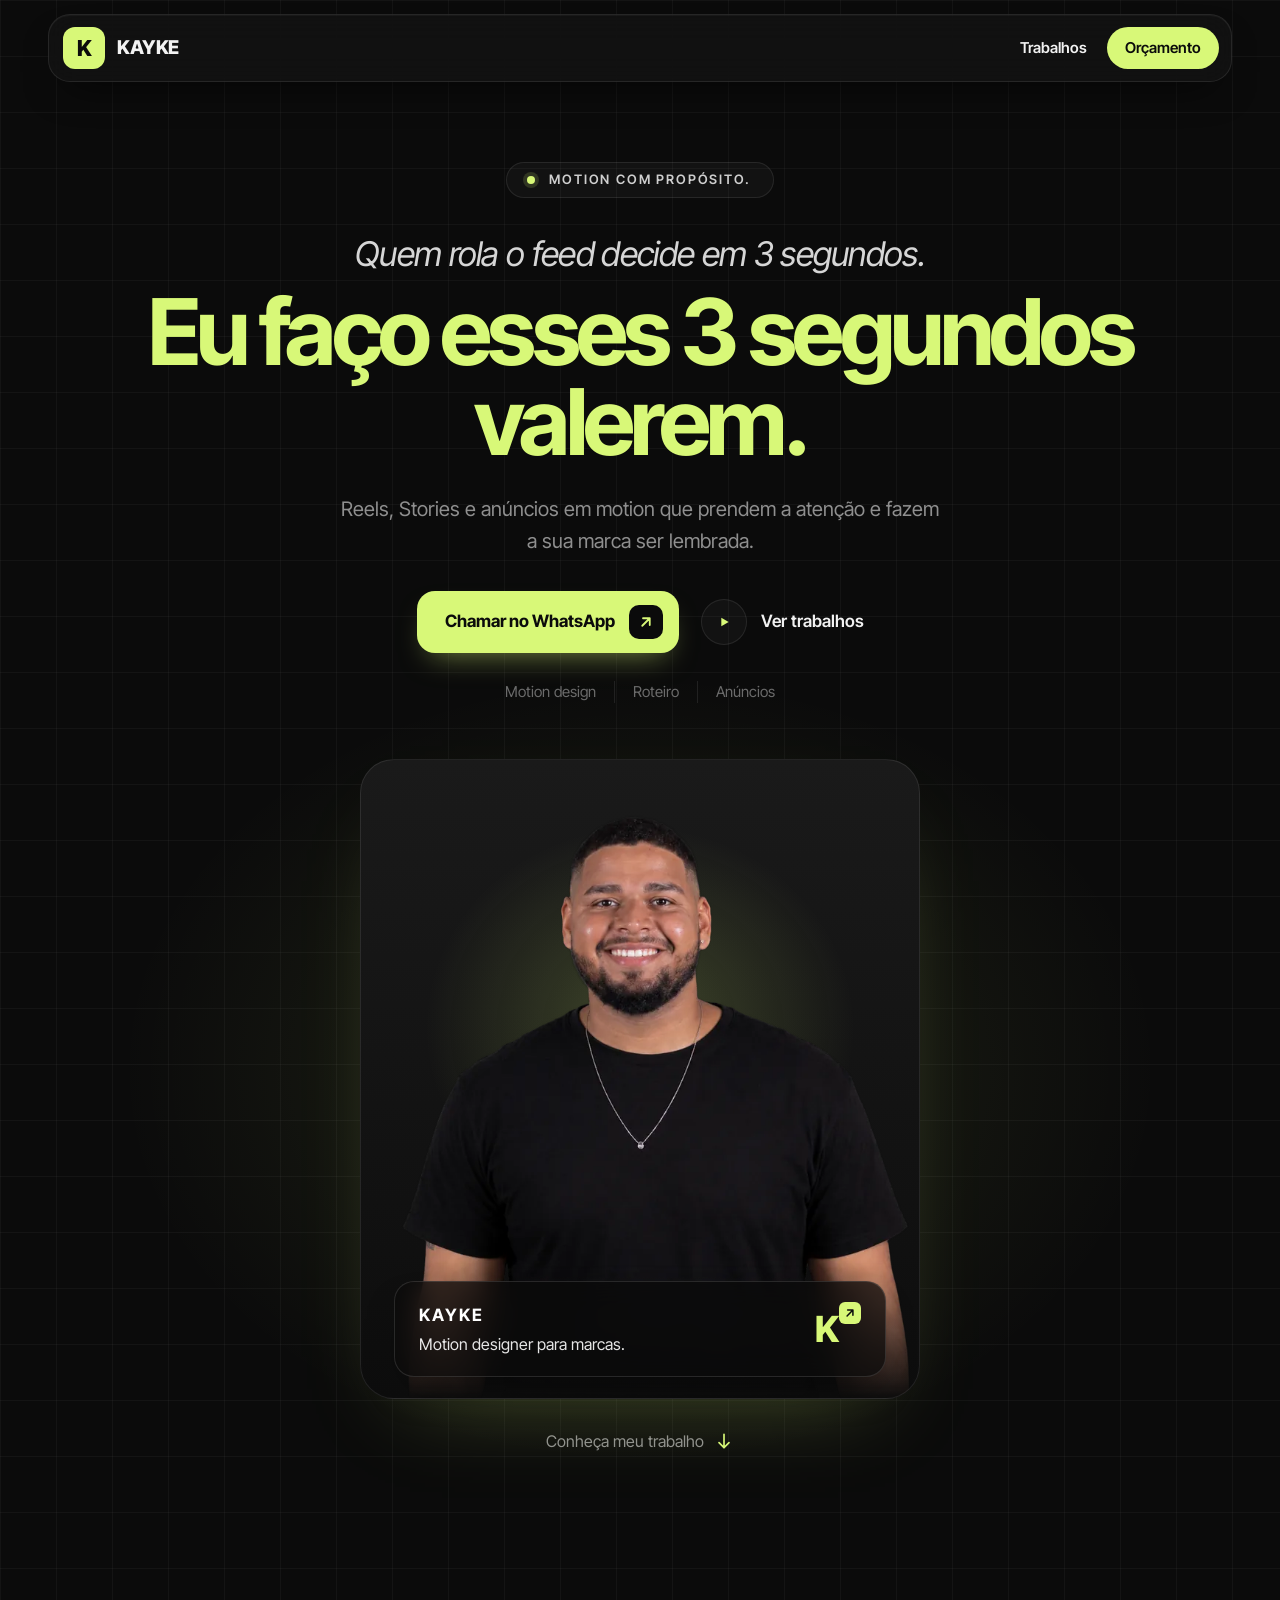
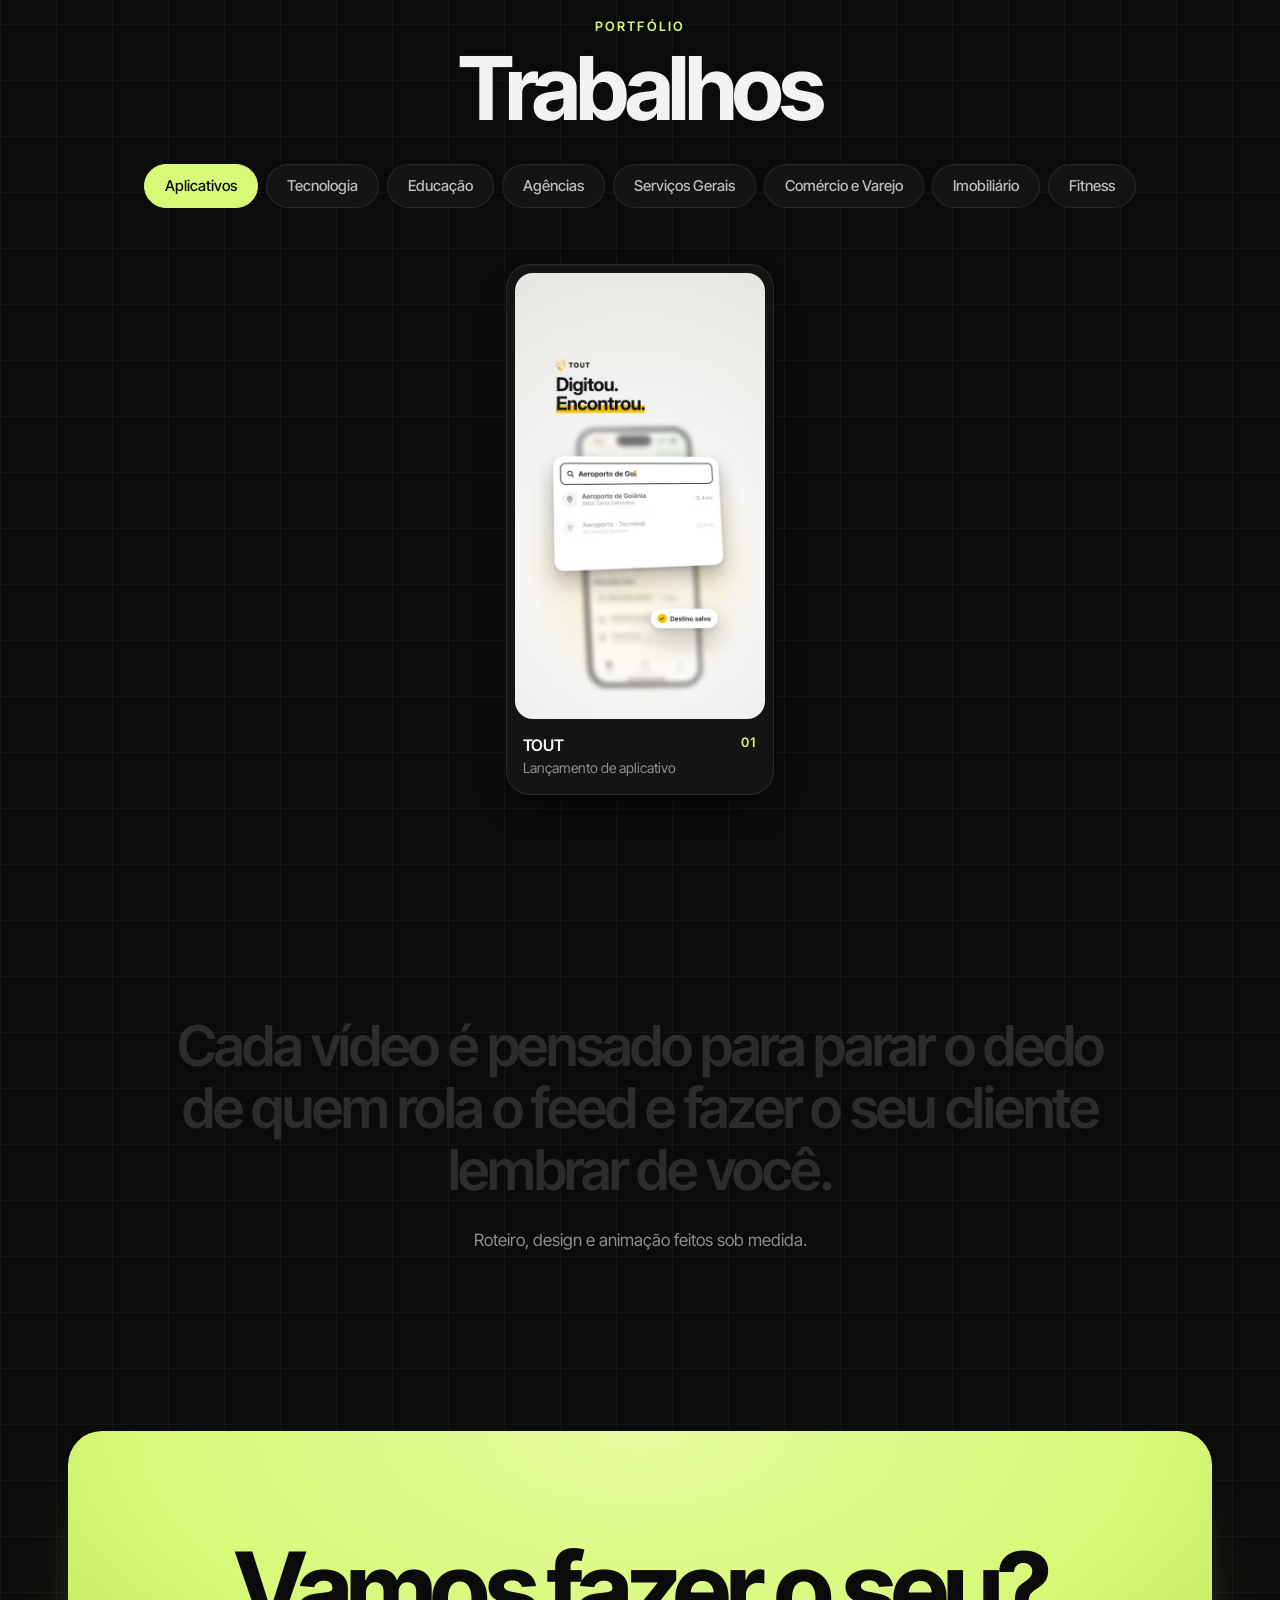
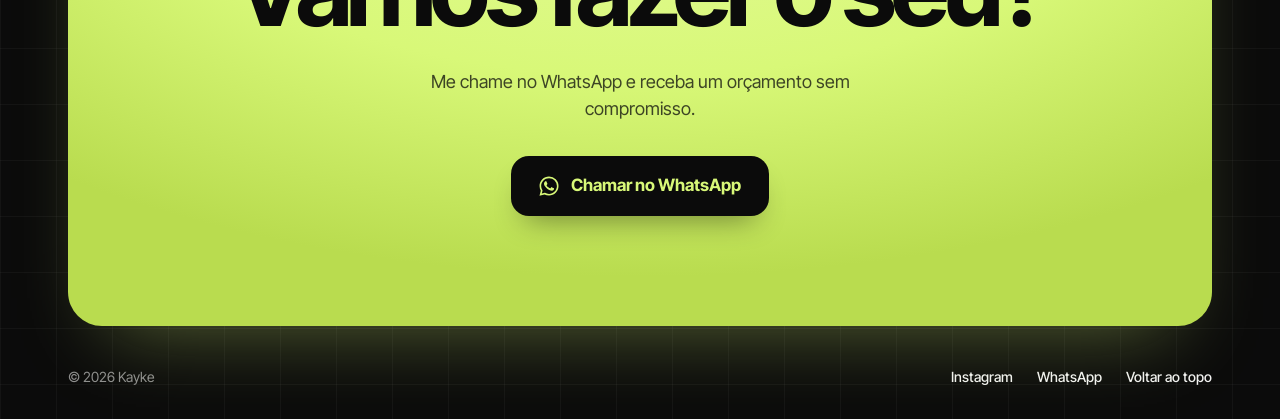
<file: index.html>
<!doctype html>
<html lang="pt-BR">
<head>
<meta charset="utf-8">
<meta name="viewport" content="width=device-width, initial-scale=1">
<title>Kayke | Vídeos em motion</title>
<meta name="description" content="Reels, Stories e anúncios em motion para empresas que querem ser lembradas.">
<meta name="theme-color" content="#0b0b0b">
<meta property="og:title" content="Kayke | Vídeos em motion">
<meta property="og:description" content="Reels, Stories e anúncios em motion para empresas que querem ser lembradas.">
<meta property="og:image" content="assets/videos/app-tout.jpg">
<link rel="icon" href="data:image/svg+xml,%3Csvg xmlns='http://www.w3.org/2000/svg' viewBox='0 0 64 64'%3E%3Crect width='64' height='64' rx='16' fill='%23d8f878'/%3E%3Cpath d='M22 16h7v13l11-13h9L37 30l13 18h-9l-9-13-3 3v10h-7z' fill='%230b0b0b'/%3E%3C/svg%3E">
<link rel="preconnect" href="https://fonts.googleapis.com">
<link rel="preconnect" href="https://fonts.gstatic.com" crossorigin>
<link href="https://fonts.googleapis.com/css2?family=Inter+Tight:ital,wght@0,400;0,500;0,600;0,700;0,800;1,400;1,500&display=swap" rel="stylesheet">
<link rel="stylesheet" href="assets/css/style.css">
</head>
<body>

<div class="cursor hide" id="cursor" aria-hidden="true"><span>Assistir</span></div>

<header class="top">
  <div class="top-bar">
    <a href="#" class="brand" aria-label="Início"><span class="brand-mark">K</span><span class="brand-name">KAYKE</span></a>
    <nav class="links">
      <a href="#trabalhos">Trabalhos</a>
      <a class="top-cta" data-wa="Olá! Vi seu portfólio e quero um orçamento de vídeo em motion.">Orçamento</a>
    </nav>
  </div>
</header>

<main>
  <section class="hero wrap">
    <span class="badge fade" style="--d:.1s"><i></i>Motion com propósito.</span>
    <p class="hero-kicker fade" style="--d:.2s">Quem rola o feed decide em 3&nbsp;segundos.</p>
    <h1 class="fade" style="--d:.3s">Eu faço esses 3&nbsp;segundos valerem.</h1>
    <p class="hero-sub fade" style="--d:.45s">Reels, Stories e anúncios em motion que prendem a atenção e fazem a sua marca ser lembrada.</p>
    <div class="hero-actions fade" style="--d:.6s">
      <a class="btn-primary" data-wa="Olá! Vi seu portfólio e quero um orçamento de vídeo em motion.">Chamar no WhatsApp <i><svg viewBox="0 0 24 24" fill="none" stroke="currentColor" stroke-width="2.4" stroke-linecap="round" stroke-linejoin="round"><path d="M7 17 17 7M8 7h9v9"/></svg></i></a>
      <a class="btn-ghost" href="#trabalhos"><i><svg viewBox="0 0 24 24" fill="currentColor"><path d="M8 5.5v13l11-6.5z"/></svg></i>Ver trabalhos</a>
    </div>
    <ul class="hero-tags fade" style="--d:.7s"><li>Motion design</li><li>Roteiro</li><li>Anúncios</li></ul>

    <figure class="portrait fade" style="--d:.8s">
      <div class="portrait-bg"></div>
      <img src="assets/img/kayke.webp" alt="Kayke, motion designer" width="760" height="852">
      <figcaption class="name-card">
        <div><strong>KAYKE</strong><span>Motion designer para marcas.</span></div>
        <b aria-hidden="true">K<i><svg viewBox="0 0 24 24" fill="none" stroke="currentColor" stroke-width="2.6" stroke-linecap="round" stroke-linejoin="round"><path d="M7 17 17 7M8 7h9v9"/></svg></i></b>
      </figcaption>
    </figure>
    <a href="#trabalhos" class="scroll-cue">Conheça meu trabalho <svg viewBox="0 0 24 24" fill="none" stroke="currentColor" stroke-width="2" stroke-linecap="round" stroke-linejoin="round"><path d="M12 4v16M6 14l6 6 6-6"/></svg></a>
  </section>

  <section class="works" id="trabalhos">
    <div class="wrap">
      <div class="works-head">
        <span class="eyebrow">Portfólio</span>
        <h2 class="split">Trabalhos</h2>
        <div class="tabs" id="tabs" role="tablist"></div>
      </div>
      <div class="grid" id="grid"></div>
    </div>
  </section>

  <section class="statement wrap">
    <p id="statement">Cada vídeo é pensado para parar o dedo de quem rola o feed e fazer o seu cliente lembrar de você.</p>
    <p class="note">Roteiro, design e animação feitos sob medida.</p>
  </section>

  <section class="contact wrap" id="contato">
    <div class="contact-card">
      <h2 class="big split">Vamos fazer o seu?</h2>
      <p>Me chame no WhatsApp e receba um orçamento sem compromisso.</p>
      <a class="btn-light" data-wa="Olá! Vi seu portfólio e quero um orçamento de vídeo em motion."><svg viewBox="0 0 24 24" fill="currentColor"><path d="M17.47 14.38c-.3-.15-1.76-.87-2.03-.97-.27-.1-.47-.15-.67.15-.2.3-.77.97-.94 1.17-.17.2-.35.22-.64.07-.3-.15-1.26-.46-2.4-1.48-.89-.79-1.49-1.77-1.66-2.07-.17-.3-.02-.46.13-.6.13-.14.3-.35.45-.52.15-.17.2-.3.3-.5.1-.2.05-.37-.02-.52-.08-.15-.67-1.61-.92-2.2-.24-.58-.49-.5-.67-.51h-.57c-.2 0-.52.07-.79.37-.27.3-1.04 1.02-1.04 2.48s1.07 2.88 1.21 3.08c.15.2 2.1 3.2 5.08 4.49.71.31 1.26.49 1.69.63.71.23 1.36.2 1.87.12.57-.09 1.76-.72 2.01-1.41.25-.7.25-1.29.17-1.41-.07-.13-.27-.2-.57-.35M12.05 21.5h-.01a9.4 9.4 0 0 1-4.8-1.31l-.34-.2-3.56.93.95-3.47-.22-.36A9.4 9.4 0 0 1 2.6 12.06c0-5.2 4.24-9.44 9.46-9.44 2.52 0 4.9.99 6.68 2.77a9.38 9.38 0 0 1 2.76 6.68c0 5.21-4.24 9.44-9.45 9.44M20.1 4a11.32 11.32 0 0 0-8.05-3.34C5.78.66.67 5.77.67 12.06c0 2.01.52 3.97 1.52 5.7L.57 23.66l6.04-1.58a11.4 11.4 0 0 0 5.44 1.39h.01c6.27 0 11.38-5.11 11.38-11.4 0-3.04-1.18-5.9-3.34-8.06"/></svg> Chamar no WhatsApp</a>
    </div>
    <footer>
      <span>© <span id="year"></span> Kayke</span>
      <div class="links">
        <a href="https://instagram.com/kayke.hs" target="_blank" rel="noopener">Instagram</a>
        <a data-wa="Olá! Vi seu portfólio.">WhatsApp</a>
        <a href="#">Voltar ao topo</a>
      </div>
    </footer>
  </section>
</main>

<div class="modal" id="modal" role="dialog" aria-modal="true">
  <button class="modal-close">Fechar <i><svg viewBox="0 0 24 24" fill="none" stroke="currentColor" stroke-width="2" stroke-linecap="round"><path d="M6 6l12 12M18 6 6 18"/></svg></i></button>
  <div class="modal-box">
    <div class="modal-player" id="modal-player"></div>
    <div class="modal-side">
      <strong id="modal-cliente"></strong>
      <span id="modal-servico"></span>
      <a class="btn-primary" id="modal-cta" target="_blank" rel="noopener">Quero um assim <i><svg viewBox="0 0 24 24" fill="none" stroke="currentColor" stroke-width="2.4" stroke-linecap="round" stroke-linejoin="round"><path d="M7 17 17 7M8 7h9v9"/></svg></i></a>
    </div>
  </div>
</div>

<script src="assets/js/videos.js"></script>
<script src="assets/js/main.js"></script>
</body>
</html>
</file>
<file: assets/css/style.css>
/* ==========================================================
   Portfólio de vídeos em motion. Preto com o verde da marca.
   ========================================================== */
:root {
  --bg: #0b0b0b;
  --surface: #141414;
  --ink: #f2f2f2;
  --muted: #8f8f8f;
  --soft: #6b6b6b;
  --accent: #d8f878;
  --accent-2: #e6fb9f;
  --accent-deep: #b9dc4f;
  --on-accent: #0b0b0b;
  --line: rgba(255, 255, 255, .09);
  --grid: rgba(255, 255, 255, .035);
  --shadow: 0 1px 0 rgba(255, 255, 255, .04) inset, 0 18px 40px -20px rgba(0, 0, 0, .8);
  --ease: cubic-bezier(.76, 0, .24, 1);
  --ease-out: cubic-bezier(.16, 1, .3, 1);
  --font: "Inter Tight", system-ui, -apple-system, "Segoe UI", sans-serif;
  --pad: clamp(16px, 4vw, 48px);
}

* { box-sizing: border-box; margin: 0; padding: 0; }
html { -webkit-text-size-adjust: 100%; scroll-behavior: smooth; overflow-x: hidden; }
main { overflow-x: clip; }
body {
  font-family: var(--font); color: var(--ink); line-height: 1.5; -webkit-font-smoothing: antialiased; overflow-x: hidden;
  background-color: var(--bg);
  background-image:
    linear-gradient(var(--grid) 1px, transparent 1px),
    linear-gradient(90deg, var(--grid) 1px, transparent 1px);
  background-size: 56px 56px;
}
a { color: inherit; text-decoration: none; cursor: pointer; }
button { font: inherit; color: inherit; background: none; border: 0; cursor: pointer; }
img, video { display: block; max-width: 100%; }
svg { display: block; }
::selection { background: var(--accent); color: var(--on-accent); }

.wrap { padding: 0 var(--pad); max-width: 1240px; margin: 0 auto; }

/* ---------------- TOPO ---------------- */
.top { position: sticky; top: 0; z-index: 80; padding: 14px var(--pad) 0; }
.top-bar {
  max-width: 1240px; margin: 0 auto; height: 68px; padding: 0 12px 0 14px;
  display: flex; align-items: center; justify-content: space-between;
  background: rgba(20, 20, 20, .72); backdrop-filter: blur(16px); -webkit-backdrop-filter: blur(16px);
  border: 1px solid var(--line); border-radius: 22px; box-shadow: var(--shadow);
}
.brand { display: flex; align-items: center; gap: 12px; }
.brand-mark {
  width: 42px; height: 42px; border-radius: 12px; display: grid; place-items: center;
  background: var(--accent); color: var(--on-accent); font-weight: 800; font-size: 22px;
}
.brand-name { font-weight: 800; font-size: 19px; letter-spacing: -0.02em; }
.top .links { display: flex; align-items: center; gap: 6px; font-weight: 600; font-size: 15px; }
.top .links > a { padding: 10px 14px; border-radius: 999px; transition: background .3s; }
.top .links > a:hover { background: rgba(255, 255, 255, .06); }
.top .links .top-cta { background: var(--accent); color: var(--on-accent); padding: 10px 18px; }
.top .links .top-cta:hover { background: var(--accent-2); }

/* ---------------- HERO ---------------- */
.hero { text-align: center; padding-top: clamp(40px, 7vw, 80px); padding-bottom: 40px; position: relative; }
.hero::before {
  content: ""; position: absolute; inset: 0; z-index: -1; pointer-events: none;
  background: radial-gradient(60% 40% at 50% 70%, rgba(216, 248, 120, .10), transparent 70%);
}
.badge {
  display: inline-flex; align-items: center; gap: 14px; padding: 7px 22px 7px 8px; border-radius: 999px;
  background: rgba(255, 255, 255, .03); border: 1px solid var(--line);
  font-size: 13px; font-weight: 600; letter-spacing: .14em; text-transform: uppercase; color: #cfcfcf;
}
.badge i { width: 8px; height: 8px; margin-left: 12px; border-radius: 50%; background: var(--accent); box-shadow: 0 0 0 4px rgba(216, 248, 120, .15); }
.hero-kicker { margin-top: 30px; font-style: italic; font-size: clamp(22px, 3vw, 34px); letter-spacing: -0.02em; color: #d6d6d6; }
.hero h1 {
  margin: 8px auto 0; max-width: 11em;
  font-size: clamp(44px, 7.4vw, 92px); font-weight: 700; letter-spacing: -0.05em; line-height: .98; color: var(--accent);
}
.hero-sub { margin: 26px auto 0; max-width: 30em; font-size: clamp(17px, 1.6vw, 20px); color: var(--muted); line-height: 1.6; }
.hero-actions { margin-top: 34px; display: flex; justify-content: center; align-items: center; gap: 22px; flex-wrap: wrap; }

.btn-primary {
  position: relative; display: inline-flex; align-items: center; gap: 14px; height: 62px; padding: 0 16px 0 28px;
  border-radius: 18px; color: var(--on-accent); font-weight: 700; font-size: 17px;
  background: var(--accent);
  box-shadow: 0 14px 30px -14px rgba(216, 248, 120, .55);
  transition: transform .3s var(--ease-out), box-shadow .3s;
}
.btn-primary:hover { transform: translateY(-2px); background: var(--accent-2); }
.btn-primary i {
  width: 34px; height: 34px; border-radius: 10px; display: grid; place-items: center;
  background: var(--on-accent); color: var(--accent);
}
.btn-primary i svg { width: 18px; height: 18px; }
.btn-ghost { display: inline-flex; align-items: center; gap: 14px; font-weight: 600; font-size: 17px; }
.btn-ghost i {
  width: 46px; height: 46px; border-radius: 50%; display: grid; place-items: center; color: var(--accent);
  border: 1px solid var(--line); background: rgba(255, 255, 255, .03); transition: transform .4s var(--ease-out);
}
.btn-ghost i svg { width: 16px; height: 16px; }
.btn-ghost:hover i { transform: scale(1.08); }
.hero-tags { list-style: none; margin-top: 28px; display: flex; justify-content: center; flex-wrap: wrap; color: var(--soft); font-size: 15px; }
.hero-tags li { padding: 0 18px; }
.hero-tags li + li { border-left: 1px solid var(--line); }

/* foto */
.portrait { position: relative; margin: 56px auto 0; max-width: 560px; aspect-ratio: 560 / 640; }
.portrait-bg {
  position: absolute; inset: 0; border-radius: 34px;
  background:
    radial-gradient(55% 45% at 50% 42%, rgba(216, 248, 120, .22), transparent 70%),
    linear-gradient(180deg, #1a1a1a, #0d0d0d);
  border: 1px solid var(--line);
  box-shadow: 0 40px 90px -50px rgba(216, 248, 120, .35);
}
.portrait img {
  position: absolute; left: 50%; bottom: 0; transform: translateX(-50%); width: 100%; height: auto; max-height: 100%; object-fit: contain; object-position: bottom;
  border-radius: 0 0 34px 34px;
  -webkit-mask-image: linear-gradient(to bottom, #000 78%, transparent 100%); mask-image: linear-gradient(to bottom, #000 78%, transparent 100%);
}

.name-card {
  position: absolute; z-index: 3; left: 6%; right: 6%; bottom: 22px; padding: 20px 24px; text-align: left;
  display: flex; align-items: center; justify-content: space-between; gap: 16px; color: #fff;
  background: rgba(11, 11, 11, .72);
  backdrop-filter: blur(14px); -webkit-backdrop-filter: blur(14px);
  border: 1px solid rgba(255, 255, 255, .12); border-radius: 20px; box-shadow: 0 20px 40px -18px rgba(0, 0, 0, .6);
}
.name-card strong { display: block; font-size: 17px; letter-spacing: .12em; font-weight: 700; }
.name-card span { display: block; margin-top: 4px; font-size: 16px; opacity: .9; }
.name-card b { font-size: 36px; font-weight: 800; letter-spacing: -0.04em; display: flex; align-items: flex-start; color: var(--accent); }
.name-card b i { width: 22px; height: 22px; border-radius: 6px; display: grid; place-items: center; margin-left: 2px; background: var(--accent); color: var(--on-accent); }
.name-card b i svg { width: 14px; height: 14px; }
.scroll-cue { display: inline-flex; align-items: center; gap: 10px; margin-top: 30px; color: var(--muted); font-size: 16px; }
.scroll-cue svg { width: 20px; height: 20px; color: var(--accent); animation: nudge 1.8s var(--ease-out) infinite; }
@keyframes nudge { 0%, 100% { transform: none; } 50% { transform: translateY(4px); } }

.fade { opacity: 0; transform: translateY(20px); }
.ready .fade { animation: fadeUp 1s var(--ease-out) both; animation-delay: var(--d, .2s); }
@keyframes fadeUp { from { opacity: 0; transform: translateY(20px); } to { opacity: 1; transform: none; } }

/* ---------------- TRABALHOS ---------------- */
.works { padding: clamp(70px, 10vw, 120px) 0; }
.works-head { text-align: center; margin-bottom: clamp(32px, 5vw, 56px); }
.eyebrow { display: inline-block; font-size: 13px; font-weight: 600; letter-spacing: .16em; text-transform: uppercase; color: var(--accent); }
.works-head h2 { margin-top: 10px; font-size: clamp(44px, 7vw, 88px); font-weight: 700; letter-spacing: -0.05em; line-height: .95; }
.split .w { display: inline-block; overflow: hidden; vertical-align: top; padding-right: .08em; margin-right: -.08em; padding-bottom: .08em; }
.split .w > span { display: inline-block; transform: translateY(105%); transition: transform 1.1s var(--ease-out); transition-delay: calc(var(--i) * 60ms); }
.split.in .w > span { transform: none; }

.tabs { margin-top: 26px; display: flex; flex-wrap: wrap; justify-content: center; gap: 8px; }
.tab {
  flex: none; height: 44px; padding: 0 20px; border-radius: 999px; font-size: 15px; font-weight: 500;
  color: #bdbdbd; background: var(--surface); border: 1px solid var(--line);
  transition: background .4s var(--ease), color .4s var(--ease), border-color .4s;
}
.tab:hover { border-color: rgba(255, 255, 255, .25); }
.tab.active { background: var(--accent); border-color: var(--accent); color: var(--on-accent); }

.grid { --cols: 4; --gap: clamp(14px, 1.8vw, 24px); display: flex; flex-wrap: wrap; justify-content: center; gap: var(--gap); }
.grid .card { width: calc((100% - (var(--cols) - 1) * var(--gap)) / var(--cols)); }
.card { cursor: none; text-align: left; display: block; width: 100%; padding: 8px; background: var(--surface); border: 1px solid var(--line); border-radius: 24px; box-shadow: var(--shadow); transition: transform .5s var(--ease-out), box-shadow .5s; }
.card:hover { transform: translateY(-4px); border-color: rgba(216, 248, 120, .35); }
.card .media {
  position: relative; aspect-ratio: 9/16; border-radius: 18px; overflow: hidden; background: #1d1d1d;
  opacity: 0; transform: translateY(24px); transition: opacity .9s var(--ease-out), transform .9s var(--ease-out);
}
.card.in .media { opacity: 1; transform: none; }
.card .media img, .card .media video { position: absolute; inset: 0; width: 100%; height: 100%; object-fit: cover; transition: transform 1.2s var(--ease-out), opacity .4s; }
.card:hover .media img { transform: scale(1.04); }
.card .media video { opacity: 0; }
.card.playing .media video { opacity: 1; }
.card .meta { display: flex; justify-content: space-between; gap: 12px; padding: 14px 8px 8px; }
.card .meta strong { display: block; font-size: 16px; font-weight: 600; letter-spacing: -0.01em; }
.card .meta span { display: block; font-size: 14px; color: var(--muted); }
.card .meta .n { font-size: 13px; color: var(--accent); font-weight: 600; font-variant-numeric: tabular-nums; }
.grid.out .card { opacity: 0; transform: translateY(24px); transition: opacity .35s, transform .35s var(--ease); }

/* ---------------- FRASE ---------------- */
.statement { padding-block: clamp(40px, 8vw, 100px); text-align: center; }
.statement #statement { margin: 0 auto; font-size: clamp(30px, 4.4vw, 60px); font-weight: 600; letter-spacing: -0.04em; line-height: 1.1; max-width: 17em; }
.statement #statement .wd { color: #2c2c2c; transition: color .3s; }
.statement #statement .wd.lit { color: var(--ink); }
.statement #statement .wd.lit:nth-last-child(-n+4) { color: var(--accent); }
.statement .note { margin-top: 28px; color: var(--muted); font-size: 17px; }

/* ---------------- CONTATO ---------------- */
.contact { padding-top: clamp(40px, 6vw, 80px); }
.contact-card {
  position: relative; overflow: hidden; text-align: center; color: var(--on-accent);
  padding: clamp(56px, 9vw, 110px) clamp(20px, 5vw, 60px);
  border-radius: 34px;
  background: radial-gradient(80% 90% at 50% 0%, var(--accent-2), var(--accent) 55%, var(--accent-deep));
  box-shadow: 0 40px 80px -40px rgba(216, 248, 120, .4);
}
.contact .big { font-size: clamp(44px, 8vw, 104px); font-weight: 700; letter-spacing: -0.055em; line-height: .95; }
.contact-card p { margin: 22px auto 34px; max-width: 26em; font-size: 18px; opacity: .75; }
.btn-light {
  display: inline-flex; align-items: center; gap: 12px; height: 60px; padding: 0 28px; border-radius: 18px;
  background: var(--on-accent); color: var(--accent); font-weight: 700; font-size: 17px;
  box-shadow: 0 16px 30px -14px rgba(0, 0, 0, .45); transition: transform .3s var(--ease-out);
}
.btn-light:hover { transform: translateY(-2px); }
.btn-light svg { width: 20px; height: 20px; }

footer { display: flex; justify-content: space-between; gap: 20px; flex-wrap: wrap; padding: 40px 0 32px; font-size: 14px; color: var(--muted); }
footer .links { display: flex; gap: 24px; }
footer a { color: var(--ink); font-weight: 500; }
footer a:hover { color: var(--accent); }

/* ---------------- CURSOR ---------------- */
.cursor {
  position: fixed; left: 0; top: 0; z-index: 150; pointer-events: none;
  width: 12px; height: 12px; margin: -6px 0 0 -6px; border-radius: 50%; background: var(--accent);
  display: grid; place-items: center; transition: width .5s var(--ease), height .5s var(--ease), margin .5s var(--ease), opacity .3s;
}
.cursor span { font-size: 13px; font-weight: 600; color: var(--on-accent); opacity: 0; transition: opacity .3s; }
.cursor.big { width: 96px; height: 96px; margin: -48px 0 0 -48px; }
.cursor.big span { opacity: 1; }
.cursor.hide { opacity: 0; }
@media (hover: none) { .cursor { display: none; } .card { cursor: pointer; } }

/* ---------------- VÍDEO ABERTO ---------------- */
.modal { position: fixed; inset: 0; z-index: 120; background: rgba(8, 8, 8, .96); color: #fff; display: flex; align-items: center; justify-content: center; padding: 70px 16px 16px; clip-path: inset(100% 0 0 0); transition: clip-path .9s var(--ease); pointer-events: none; }
.modal.open { clip-path: inset(0 0 0 0); pointer-events: auto; }
.modal-box { display: grid; grid-template-columns: auto 300px; gap: 32px; align-items: end; opacity: 0; transform: translateY(30px); transition: opacity .6s, transform .8s var(--ease-out); }
.modal.open .modal-box { opacity: 1; transform: none; transition-delay: .4s; }
.modal-player { height: min(80vh, 760px); aspect-ratio: 9/16; border-radius: 20px; overflow: hidden; background: #000; }
.modal-player video { width: 100%; height: 100%; object-fit: cover; }
.modal-side strong { display: block; font-size: clamp(28px, 3vw, 42px); font-weight: 700; letter-spacing: -0.04em; line-height: 1; }
.modal-side span { display: block; color: var(--muted); margin: 10px 0 28px; }
.modal-close { position: absolute; top: 20px; right: var(--pad); font-size: 15px; font-weight: 500; display: inline-flex; align-items: center; gap: 10px; }
.modal-close i { width: 34px; height: 34px; border-radius: 50%; border: 1px solid rgba(255, 255, 255, .2); display: grid; place-items: center; transition: transform .5s var(--ease); }
.modal-close:hover i { transform: rotate(90deg); }
.modal-close svg { width: 14px; height: 14px; }

/* ---------------- RESPONSIVO ---------------- */
@media (max-width: 1024px) { .grid { --cols: 3; } }
@media (max-width: 720px) {
  body { background-size: 44px 44px; }
  .top { padding-top: 10px; }
  .top-bar { height: 62px; border-radius: 20px; }
  .brand-mark { width: 38px; height: 38px; font-size: 20px; }
  .top .links > a:not(.top-cta) { display: none; }
  .badge { font-size: 11.5px; gap: 10px; padding-right: 16px; }
  .hero-kicker { margin-top: 24px; }
  .hero-actions { gap: 14px; }
  .btn-primary { height: 58px; font-size: 16px; }
  .hero-tags { font-size: 14px; }
  .hero-tags li { padding: 0 12px; }
  .portrait { margin-top: 44px; margin-inline: 10px; }
  .name-card { left: 5%; right: 5%; bottom: 14px; padding: 16px 18px; }
  .name-card span { font-size: 14px; }
  .name-card b { font-size: 30px; }
  .grid { --cols: 2; --gap: 12px; }
  .card { padding: 6px; border-radius: 20px; }
  .card .media { border-radius: 15px; }
  .card .meta { flex-direction: column; gap: 2px; padding: 10px 6px 6px; }
  .card .meta strong { font-size: 14px; }
  .card .meta span { font-size: 12.5px; }
  .card .meta .n { order: -1; font-size: 11px; }
  .tab { height: 40px; padding: 0 16px; font-size: 14px; }
  .contact-card { border-radius: 26px; }
  .modal { padding: 64px 12px 12px; }
  .modal-box { grid-template-columns: 1fr; gap: 16px; justify-items: center; text-align: center; }
  .modal-player { height: min(66vh, 620px); }
  .modal-side span { margin: 6px 0 16px; }
  footer { justify-content: center; text-align: center; }
}
@media (prefers-reduced-motion: reduce) {
  html { scroll-behavior: auto; }
  *, *::before, *::after { animation-duration: .01ms !important; animation-iteration-count: 1 !important; transition-duration: .01ms !important; }
}
</file>
